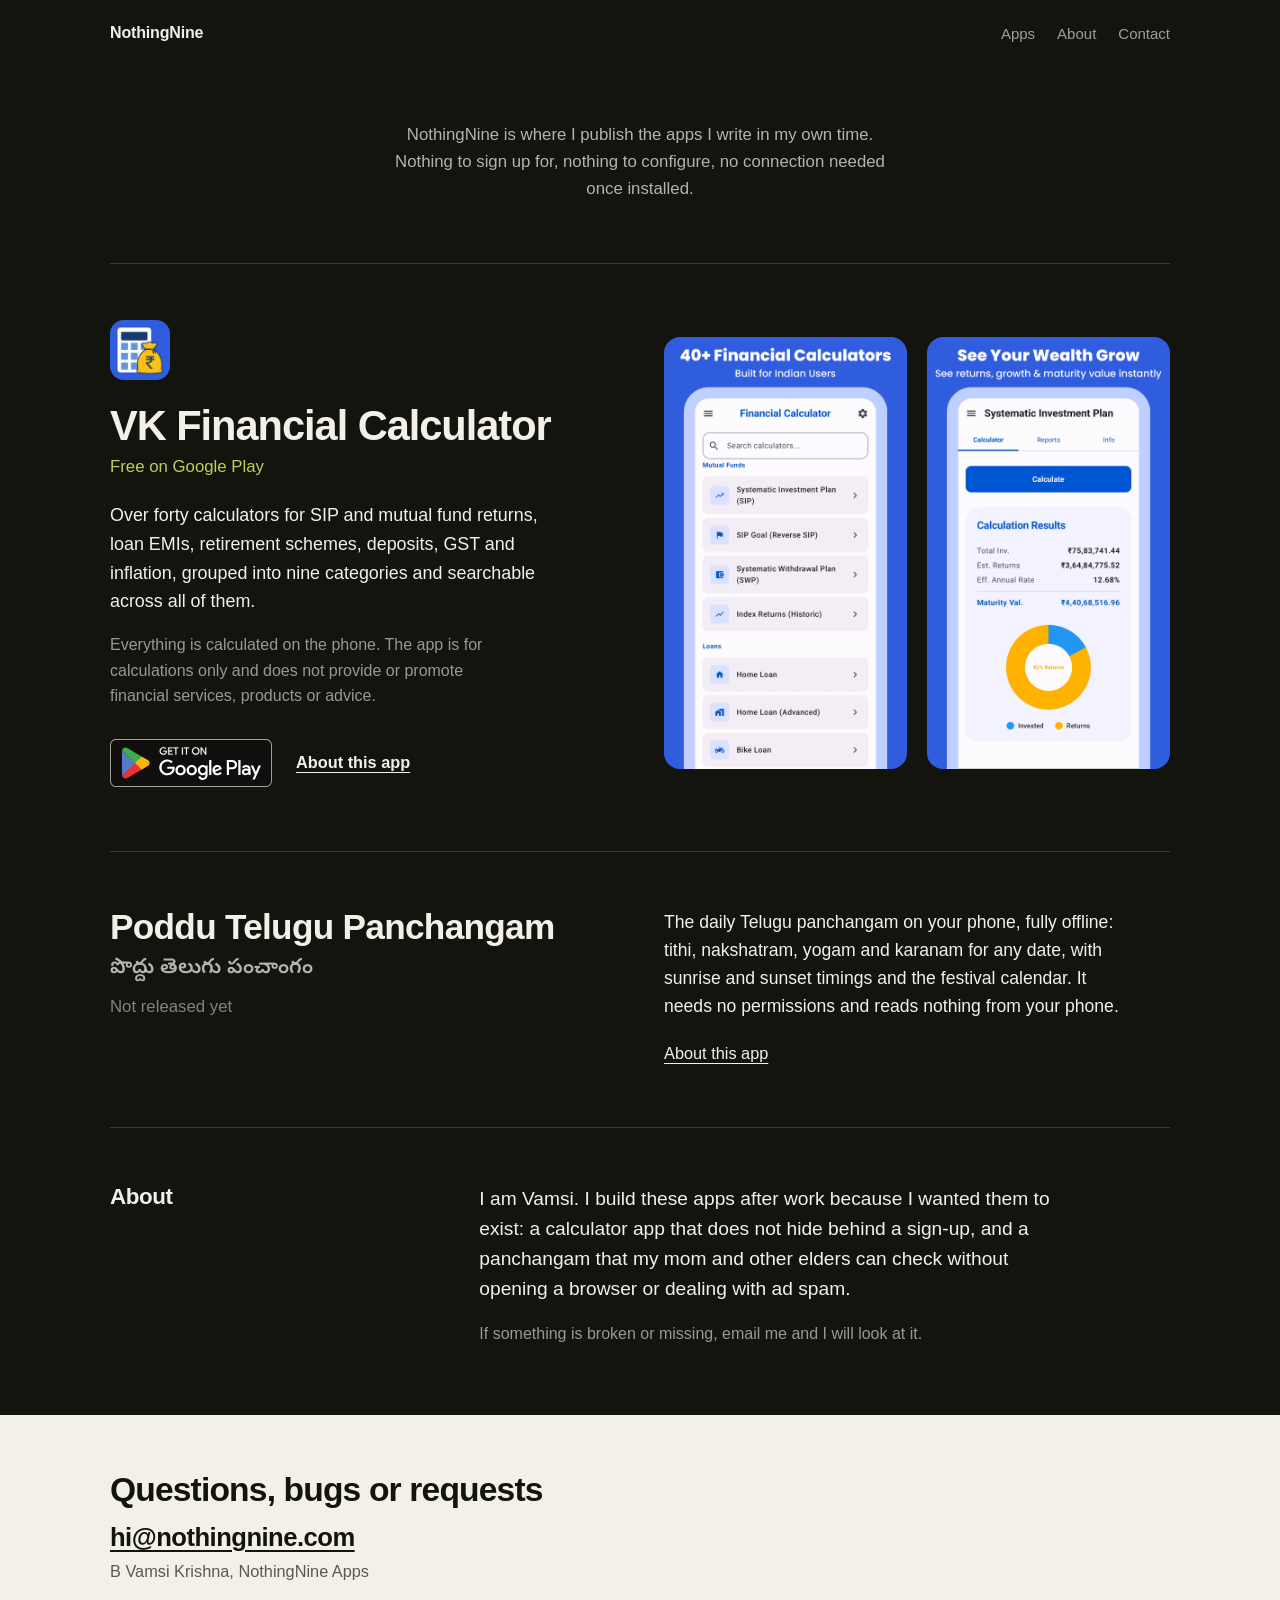
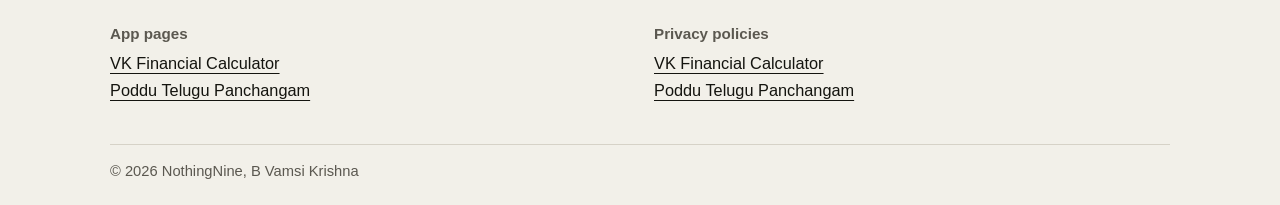
<file: index.html>
<!DOCTYPE html>
<html lang="en">

<head>
    <meta charset="UTF-8">
    <meta name="viewport" content="width=device-width, initial-scale=1.0">
    <meta name="description"
        content="NothingNine is where B Vamsi Krishna publishes the Android apps he writes in his own time: VK Financial Calculator and Poddu Telugu Panchangam.">
    <title>NothingNine</title>
    <link rel="preconnect" href="https://fonts.googleapis.com">
    <link rel="preconnect" href="https://fonts.gstatic.com" crossorigin>
    <link href="https://fonts.googleapis.com/css2?family=Noto+Sans+Telugu:wght@400;600&display=swap" rel="stylesheet">
    <link rel="stylesheet" href="styles.css">
</head>

<body class="theme-ink">
    <div class="shell">
        <header class="site-header">
            <a href="#top" class="wordmark">NothingNine</a>
            <nav class="site-nav" aria-label="Primary navigation">
                <a href="#apps">Apps</a>
                <a href="#about">About</a>
                <a href="#contact">Contact</a>
            </nav>
        </header>

        <h1 class="visually-hidden">NothingNine</h1>

        <section class="intro" id="top">
            <p>NothingNine is where I publish the apps I write in my own time. Nothing to sign up for, nothing to
                configure, no connection needed once installed.</p>
        </section>

        <section id="apps" aria-label="Apps">
            <article class="app-listing section-ruled" id="vk-financial-calculator">
                <div>
                    <img class="app-listing-icon" src="assets/vk_fin_cal/vk_finacial_calculator_icon.png"
                        alt="VK Financial Calculator icon" width="1024" height="1024">
                    <h2>VK Financial Calculator</h2>
                    <p class="availability">Free on Google Play</p>
                    <p class="app-listing-lead">Over forty calculators for SIP and mutual fund returns, loan EMIs,
                        retirement schemes, deposits, GST and inflation, grouped into nine categories and searchable
                        across all of them.</p>
                    <p class="app-listing-note">Everything is calculated on the phone. The app is for calculations only
                        and does not provide or promote financial services, products or advice.</p>
                    <div class="action-row">
                        <a href="https://play.google.com/store/apps/details?id=com.nothingnine.financecalculator&amp;hl=en_IN"
                            aria-label="Get VK Financial Calculator on Google Play">
                            <img src="assets/play_store_badge.svg" alt="Get it on Google Play" width="162" height="48">
                        </a>
                        <a href="vkfincalc.html">About this app</a>
                    </div>
                </div>
                <div class="app-listing-shots">
                    <img src="assets/vk_fin_cal/app_screenshots/playstore_screenshot_1.png" alt="Calculator categories"
                        width="1080" height="1920" loading="lazy">
                    <img src="assets/vk_fin_cal/app_screenshots/playstore_screenshot_6.png"
                        alt="An SIP estimate with a growth chart" width="1080" height="1920" loading="lazy">
                </div>
            </article>

            <article class="app-listing app-listing-top app-listing-secondary section-ruled" id="poddu-telugu-panchangam">
                <div>
                    <h2>Poddu Telugu Panchangam</h2>
                    <p class="telugu-title" lang="te">పొద్దు తెలుగు పంచాంగం</p>
                    <p class="availability availability-pending">Not released yet</p>
                </div>
                <div>
                    <p class="app-listing-body">The daily Telugu panchangam on your phone, fully offline: tithi,
                        nakshatram, yogam and karanam for any date, with sunrise and sunset timings and the festival
                        calendar. It needs no permissions and reads nothing from your phone.</p>
                    <p class="app-listing-more"><a href="telugu-panchangam.html">About this app</a></p>
                </div>
            </article>
        </section>

        <section class="about section-ruled" id="about" aria-labelledby="about-title">
            <h2 id="about-title">About</h2>
            <div class="about-body">
                <p>I am Vamsi. I build these apps after work because I wanted them to exist: a calculator app that does
                    not hide behind a sign-up, and a panchangam that my mom and other elders can check without opening a
                    browser or dealing with ad spam.</p>
                <p>If something is broken or missing, email me and I will look at it.</p>
            </div>
        </section>
    </div>

    <footer class="site-footer" id="contact">
        <div class="shell">
            <h2>Questions, bugs or requests</h2>
            <p class="footer-email"><a href="mailto:hi@nothingnine.com">hi@nothingnine.com</a></p>
            <p class="footer-byline">B Vamsi Krishna, NothingNine Apps</p>

            <div class="footer-links">
                <div>
                    <h3>App pages</h3>
                    <p>
                        <a href="vkfincalc.html">VK Financial Calculator</a>
                        <a href="telugu-panchangam.html">Poddu Telugu Panchangam</a>
                    </p>
                </div>
                <div>
                    <h3>Privacy policies</h3>
                    <p>
                        <a href="vkfincalc-privacy.html">VK Financial Calculator</a>
                        <a href="telugu-panchangam-privacy.html">Poddu Telugu Panchangam</a>
                    </p>
                </div>
            </div>

            <p class="footer-legal">&copy; 2026 NothingNine, B Vamsi Krishna</p>
        </div>
    </footer>
</body>

</html>
</file>
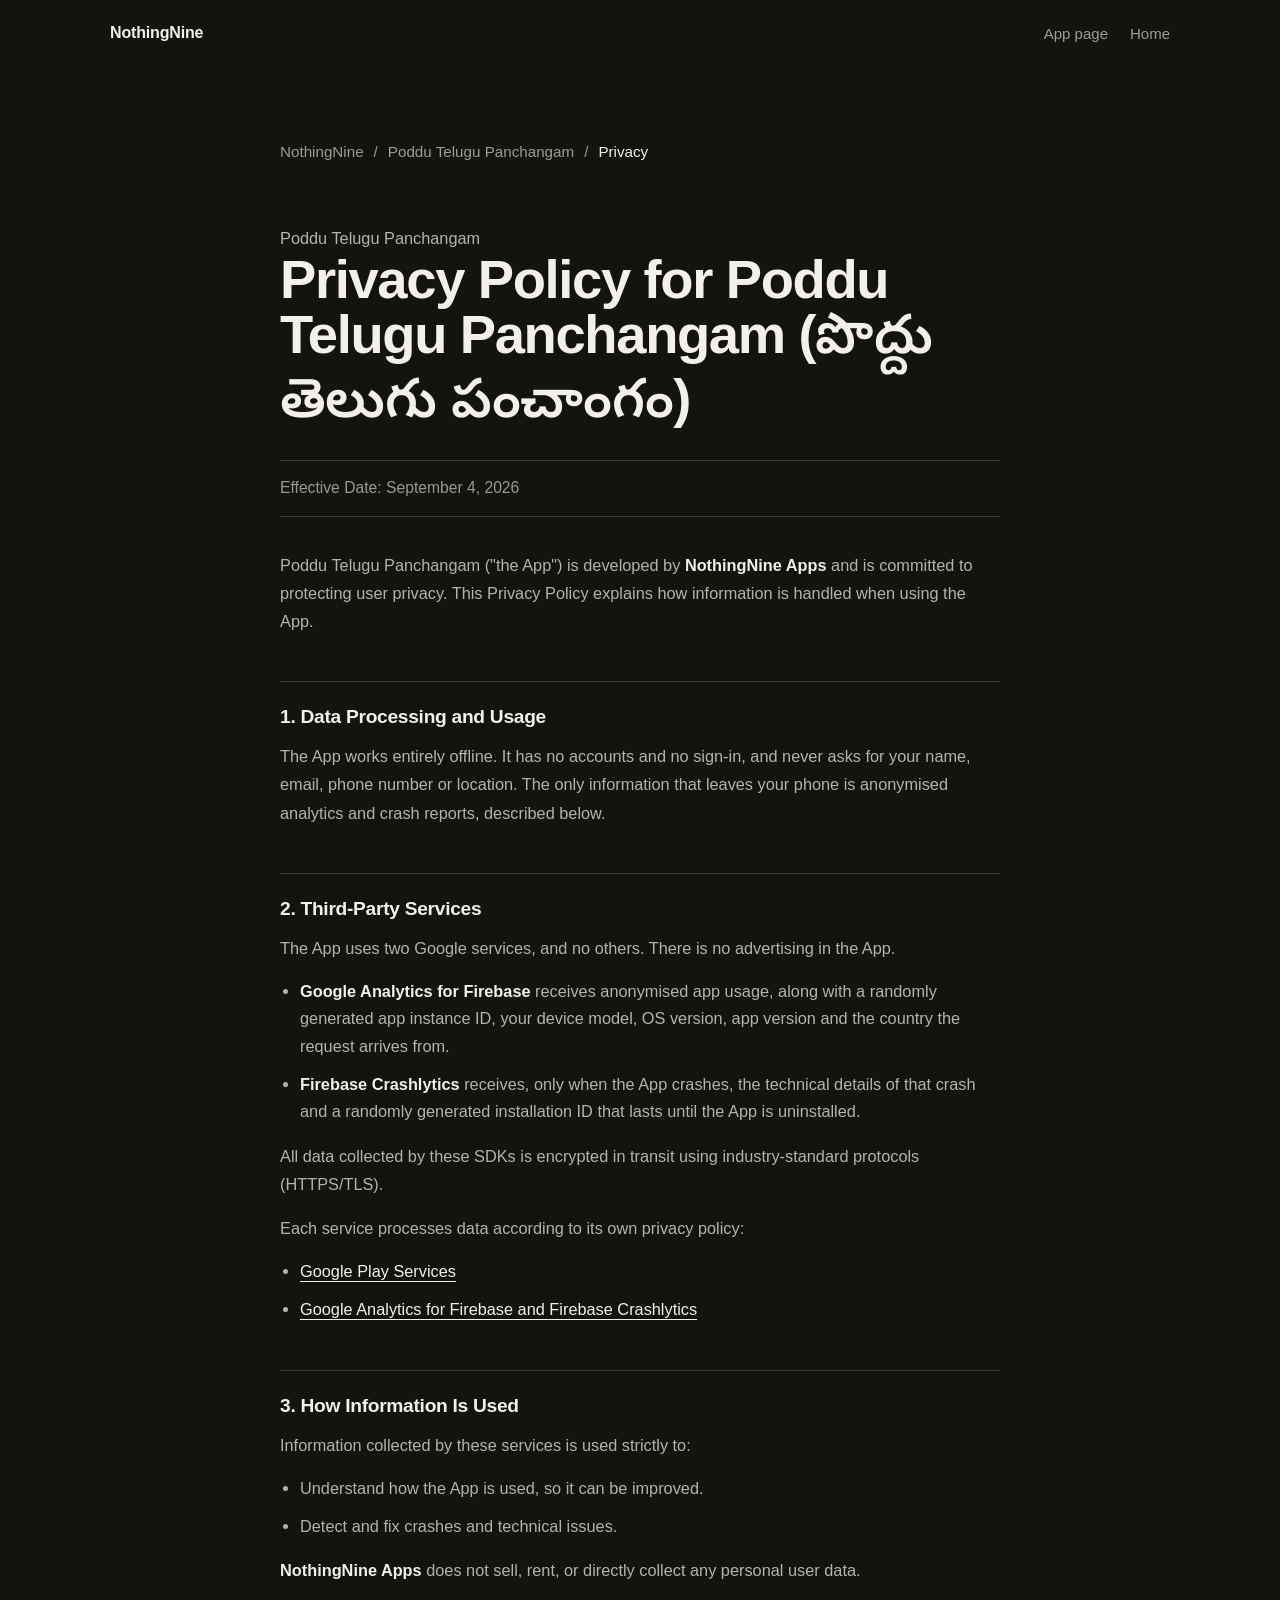
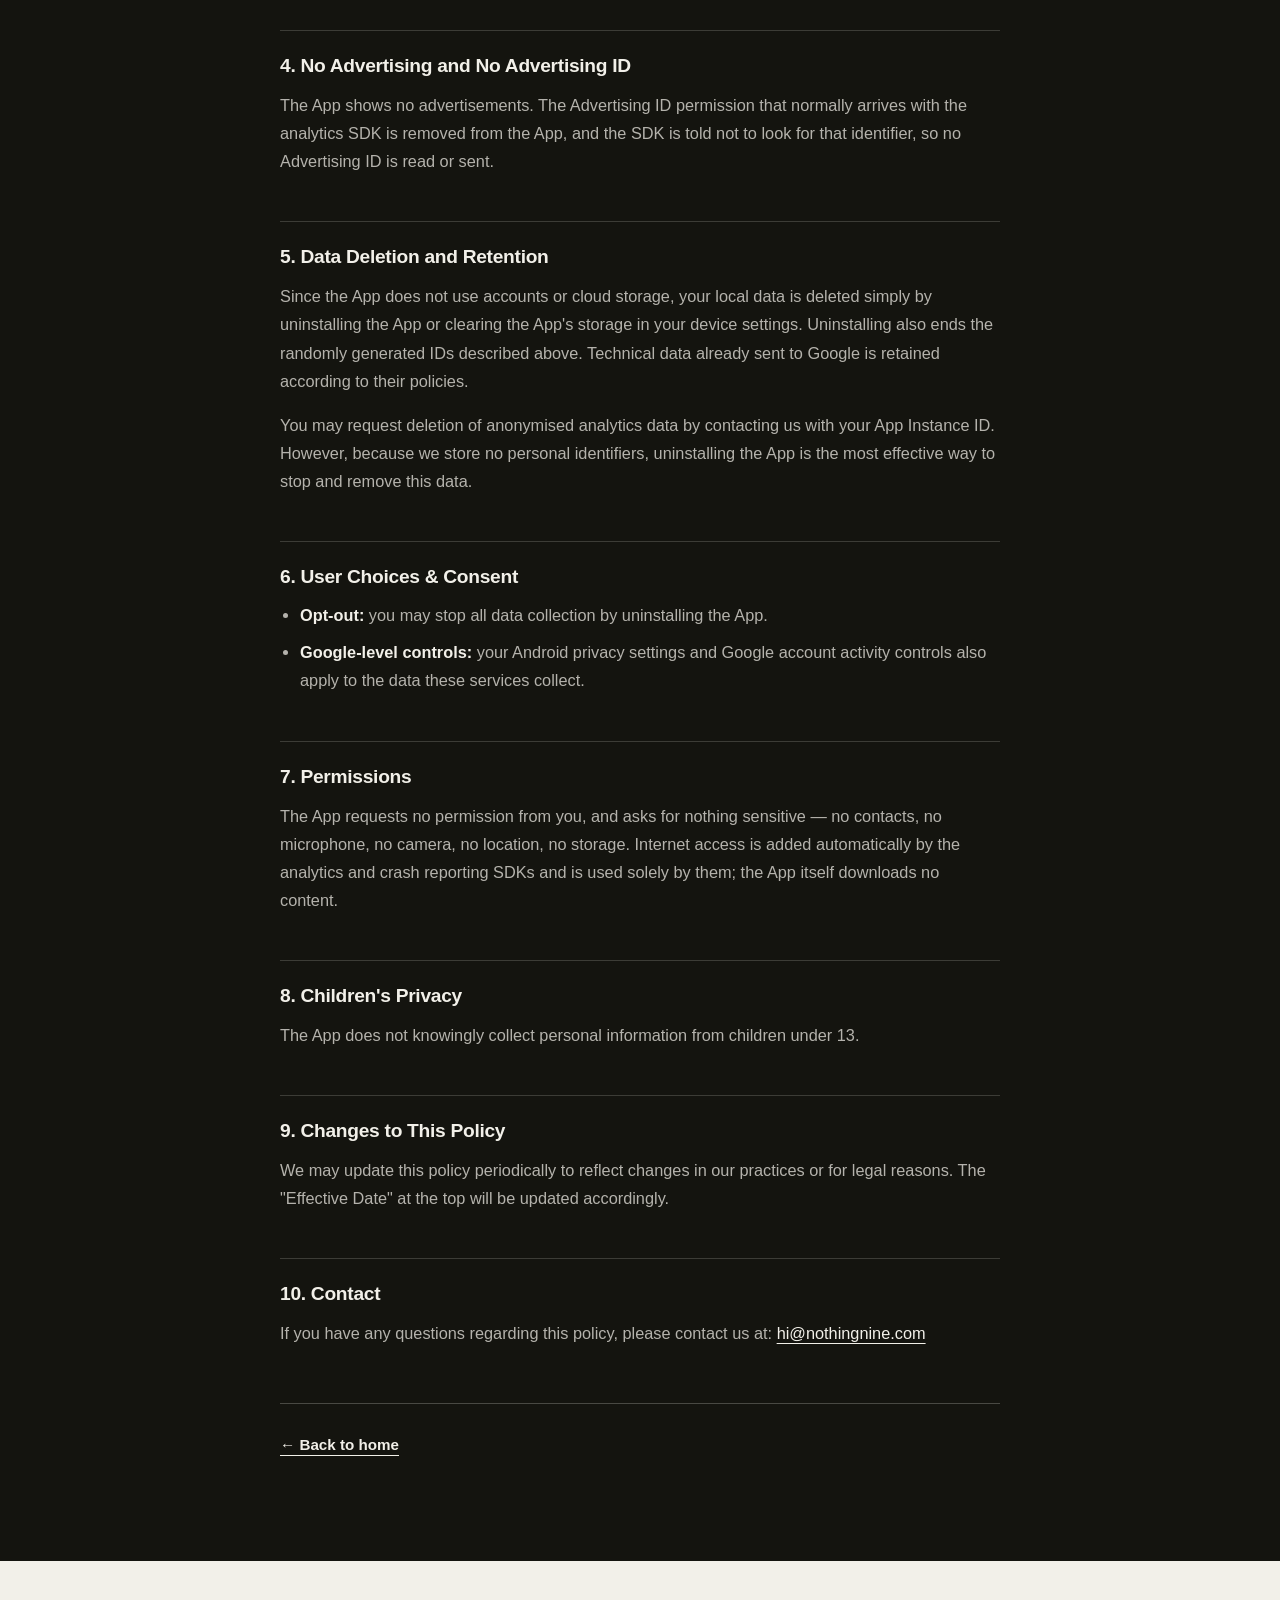
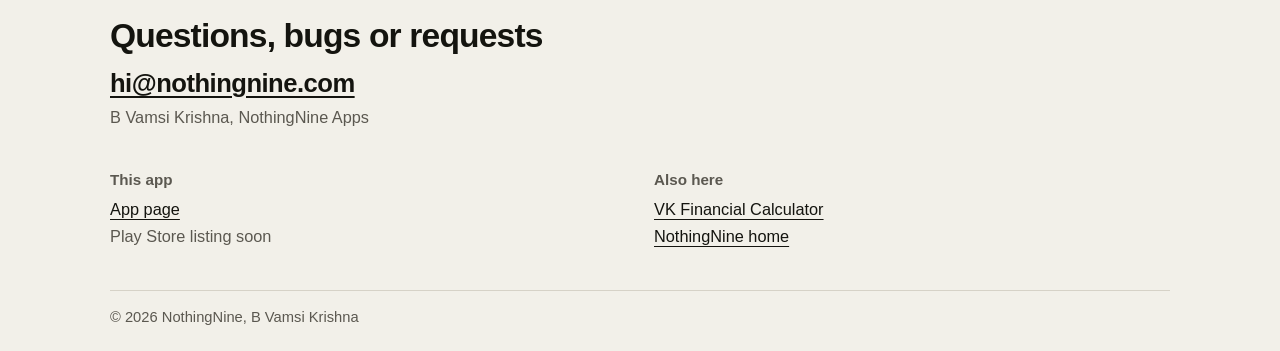
<file: telugu-panchangam-privacy.html>
<!DOCTYPE html>
<html lang="en">

<head>
    <meta charset="UTF-8">
    <meta name="viewport" content="width=device-width, initial-scale=1.0">
    <title>Privacy Policy - Poddu Telugu Panchangam</title>
    <meta name="description" content="Privacy policy for the Poddu Telugu Panchangam Android app.">
    <link rel="preconnect" href="https://fonts.googleapis.com">
    <link rel="preconnect" href="https://fonts.gstatic.com" crossorigin>
    <link href="https://fonts.googleapis.com/css2?family=Noto+Sans+Telugu:wght@400;600&display=swap" rel="stylesheet">
    <link rel="stylesheet" href="styles.css">
</head>

<body class="theme-ink">
    <div class="shell">
        <header class="site-header">
            <a href="index.html" class="wordmark">NothingNine</a>
            <nav class="site-nav" aria-label="Primary navigation">
                <a href="telugu-panchangam.html">App page</a>
                <a href="index.html">Home</a>
            </nav>
        </header>
    </div>

    <main class="policy-main" id="top">
        <article class="policy">
            <nav class="breadcrumb" aria-label="Breadcrumb">
                <a href="index.html">NothingNine</a>
                <span>/</span>
                <a href="telugu-panchangam.html">Poddu Telugu Panchangam</a>
                <span>/</span><span class="current">Privacy</span>
            </nav>

            <p class="policy-eyebrow">Poddu Telugu Panchangam</p>
            <h1 class="policy-title-long">Privacy Policy for Poddu Telugu Panchangam (<span class="telugu-inline"
                    lang="te">పొద్దు తెలుగు పంచాంగం</span>)</h1>
            <p class="effective-date"><strong>Effective Date:</strong> September 4, 2026</p>

            <p class="policy-intro">Poddu Telugu Panchangam ("the App") is developed by <strong>NothingNine Apps</strong>
                and is committed to protecting user privacy. This Privacy Policy explains how information is handled
                when using the App.</p>

            <h2>1. Data Processing and Usage</h2>
            <p>The App works entirely offline. It has no accounts and no sign-in, and never asks for your name, email,
                phone number or location. The only information that leaves your phone is anonymised analytics and crash
                reports, described below.</p>

            <h2>2. Third-Party Services</h2>
            <p>The App uses two Google services, and no others. There is no advertising in the App.</p>
            <ul>
                <li><strong>Google Analytics for Firebase</strong> receives anonymised app usage, along with a randomly
                    generated app instance ID, your device model, OS version, app version and the country the request
                    arrives from.</li>
                <li><strong>Firebase Crashlytics</strong> receives, only when the App crashes, the technical details of
                    that crash and a randomly generated installation ID that lasts until the App is uninstalled.</li>
            </ul>
            <p>All data collected by these SDKs is encrypted in transit using industry-standard protocols
                (HTTPS/TLS).</p>
            <p>Each service processes data according to its own privacy policy:</p>
            <ul>
                <li><a href="https://www.google.com/policies/privacy/" target="_blank" rel="noopener noreferrer">Google
                        Play Services</a></li>
                <li><a href="https://firebase.google.com/support/privacy" target="_blank" rel="noopener noreferrer">Google
                        Analytics for Firebase and Firebase Crashlytics</a></li>
            </ul>

            <h2>3. How Information Is Used</h2>
            <p>Information collected by these services is used strictly to:</p>
            <ul>
                <li>Understand how the App is used, so it can be improved.</li>
                <li>Detect and fix crashes and technical issues.</li>
            </ul>
            <p><strong>NothingNine Apps</strong> does not sell, rent, or directly collect any personal user data.</p>

            <h2>4. No Advertising and No Advertising ID</h2>
            <p>The App shows no advertisements. The Advertising ID permission that normally arrives with the analytics
                SDK is removed from the App, and the SDK is told not to look for that identifier, so no Advertising ID
                is read or sent.</p>

            <h2>5. Data Deletion and Retention</h2>
            <p>Since the App does not use accounts or cloud storage, your local data is deleted simply by uninstalling
                the App or clearing the App's storage in your device settings. Uninstalling also ends the randomly
                generated IDs described above. Technical data already sent to Google is retained according to their
                policies.</p>
            <p>You may request deletion of anonymised analytics data by contacting us with your App Instance ID.
                However, because we store no personal identifiers, uninstalling the App is the most effective way to
                stop and remove this data.</p>

            <h2>6. User Choices &amp; Consent</h2>
            <ul>
                <li><strong>Opt-out:</strong> you may stop all data collection by uninstalling the App.</li>
                <li><strong>Google-level controls:</strong> your Android privacy settings and Google account activity
                    controls also apply to the data these services collect.</li>
            </ul>

            <h2>7. Permissions</h2>
            <p>The App requests no permission from you, and asks for nothing sensitive — no contacts, no microphone, no
                camera, no location, no storage. Internet access is added automatically by the analytics and crash
                reporting SDKs and is used solely by them; the App itself downloads no content.</p>

            <h2>8. Children's Privacy</h2>
            <p>The App does not knowingly collect personal information from children under 13.</p>

            <h2>9. Changes to This Policy</h2>
            <p>We may update this policy periodically to reflect changes in our practices or for legal reasons. The
                "Effective Date" at the top will be updated accordingly.</p>

            <h2>10. Contact</h2>
            <p>If you have any questions regarding this policy, please contact us at: <a
                    href="mailto:hi@nothingnine.com">hi@nothingnine.com</a></p>

            <p class="back-link"><a href="index.html">&larr; Back to home</a></p>
        </article>
    </main>

    <footer class="site-footer">
        <div class="shell">
            <h2>Questions, bugs or requests</h2>
            <p class="footer-email"><a href="mailto:hi@nothingnine.com">hi@nothingnine.com</a></p>
            <p class="footer-byline">B Vamsi Krishna, NothingNine Apps</p>

            <div class="footer-links">
                <div>
                    <h3>This app</h3>
                    <p>
                        <a href="telugu-panchangam.html">App page</a>
                        <span>Play Store listing soon</span>
                    </p>
                </div>
                <div>
                    <h3>Also here</h3>
                    <p>
                        <a href="vkfincalc.html">VK Financial Calculator</a>
                        <a href="index.html">NothingNine home</a>
                    </p>
                </div>
            </div>

            <p class="footer-legal">&copy; 2026 NothingNine, B Vamsi Krishna</p>
        </div>
    </footer>
</body>

</html>
</file>
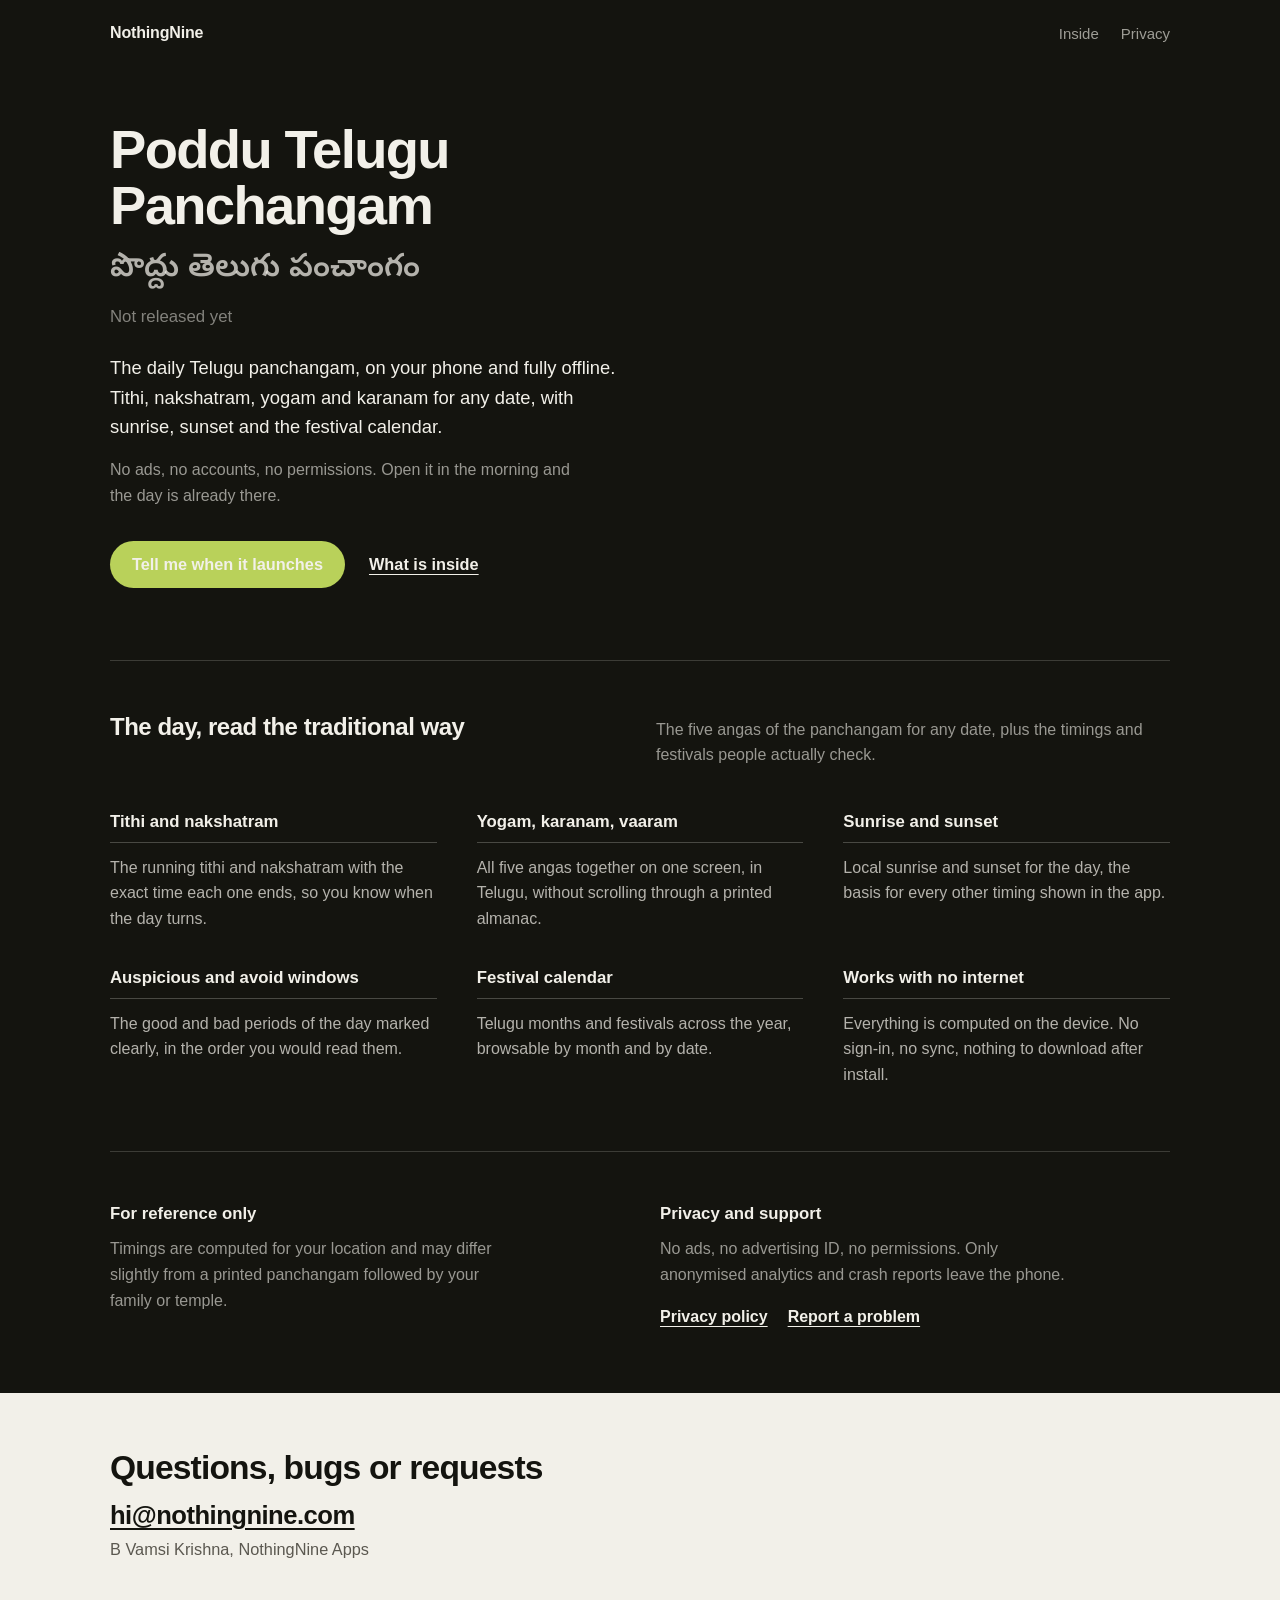
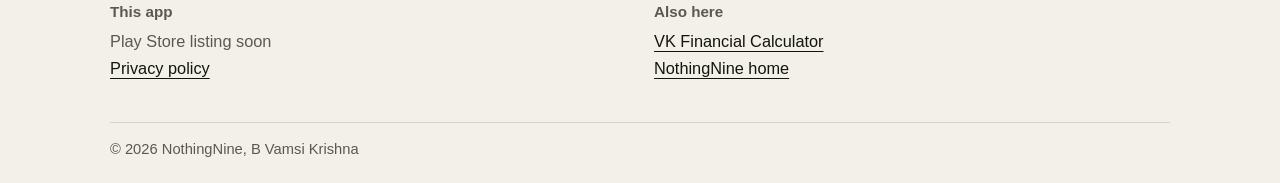
<file: telugu-panchangam.html>
<!DOCTYPE html>
<html lang="en">

<head>
    <meta charset="UTF-8">
    <meta name="viewport" content="width=device-width, initial-scale=1.0">
    <meta name="description"
        content="Poddu Telugu Panchangam: the daily Telugu panchangam on your phone and fully offline. Tithi, nakshatram, yogam, karanam, sunrise and sunset, and the festival calendar.">
    <title>Poddu Telugu Panchangam</title>
    <link rel="preconnect" href="https://fonts.googleapis.com">
    <link rel="preconnect" href="https://fonts.gstatic.com" crossorigin>
    <link href="https://fonts.googleapis.com/css2?family=Noto+Sans+Telugu:wght@400;600&display=swap" rel="stylesheet">
    <link rel="stylesheet" href="styles.css">
</head>

<body class="theme-ink">
    <div class="shell">
        <header class="site-header">
            <a href="index.html" class="wordmark">NothingNine</a>
            <nav class="site-nav" aria-label="Primary navigation">
                <a href="#inside">Inside</a>
                <a href="telugu-panchangam-privacy.html">Privacy</a>
            </nav>
        </header>

        <section class="app-hero app-hero-stacked" id="top">
            <h1>Poddu Telugu Panchangam</h1>
            <p class="telugu-title" lang="te">పొద్దు తెలుగు పంచాంగం</p>
            <p class="availability availability-pending">Not released yet</p>
            <p class="app-hero-lead">The daily Telugu panchangam, on your phone and fully offline. Tithi, nakshatram,
                yogam and karanam for any date, with sunrise, sunset and the festival calendar.</p>
            <p class="app-hero-note">No ads, no accounts, no permissions. Open it in the morning and the day is already
                there.</p>
            <div class="action-row">
                <a class="pill" href="mailto:hi@nothingnine.com?subject=Tell%20me%20when%20Poddu%20launches">Tell me
                    when it launches</a>
                <a href="#inside">What is inside</a>
            </div>
        </section>

        <section class="app-section section-ruled" id="inside" aria-labelledby="inside-title">
            <div class="section-head">
                <h2 id="inside-title">The day, read the traditional way</h2>
                <p>The five angas of the panchangam for any date, plus the timings and festivals people actually
                    check.</p>
            </div>

            <div class="feature-grid">
                <div>
                    <h3>Tithi and nakshatram</h3>
                    <p>The running tithi and nakshatram with the exact time each one ends, so you know when the day
                        turns.</p>
                </div>
                <div>
                    <h3>Yogam, karanam, vaaram</h3>
                    <p>All five angas together on one screen, in Telugu, without scrolling through a printed
                        almanac.</p>
                </div>
                <div>
                    <h3>Sunrise and sunset</h3>
                    <p>Local sunrise and sunset for the day, the basis for every other timing shown in the app.</p>
                </div>
                <div>
                    <h3>Auspicious and avoid windows</h3>
                    <p>The good and bad periods of the day marked clearly, in the order you would read them.</p>
                </div>
                <div>
                    <h3>Festival calendar</h3>
                    <p>Telugu months and festivals across the year, browsable by month and by date.</p>
                </div>
                <div>
                    <h3>Works with no internet</h3>
                    <p>Everything is computed on the device. No sign-in, no sync, nothing to download after install.</p>
                </div>
            </div>
        </section>

        <section class="app-section section-ruled note-grid" aria-label="Notes">
            <div>
                <h3>For reference only</h3>
                <p>Timings are computed for your location and may differ slightly from a printed panchangam followed by
                    your family or temple.</p>
            </div>
            <div>
                <h3>Privacy and support</h3>
                <p>No ads, no advertising ID, no permissions. Only anonymised analytics and crash reports leave the
                    phone.</p>
                <p class="link-row">
                    <a href="telugu-panchangam-privacy.html">Privacy policy</a>
                    <a href="mailto:hi@nothingnine.com">Report a problem</a>
                </p>
            </div>
        </section>
    </div>

    <footer class="site-footer">
        <div class="shell">
            <h2>Questions, bugs or requests</h2>
            <p class="footer-email"><a href="mailto:hi@nothingnine.com">hi@nothingnine.com</a></p>
            <p class="footer-byline">B Vamsi Krishna, NothingNine Apps</p>

            <div class="footer-links">
                <div>
                    <h3>This app</h3>
                    <p>
                        <span>Play Store listing soon</span>
                        <a href="telugu-panchangam-privacy.html">Privacy policy</a>
                    </p>
                </div>
                <div>
                    <h3>Also here</h3>
                    <p>
                        <a href="vkfincalc.html">VK Financial Calculator</a>
                        <a href="index.html">NothingNine home</a>
                    </p>
                </div>
            </div>

            <p class="footer-legal">&copy; 2026 NothingNine, B Vamsi Krishna</p>
        </div>
    </footer>
</body>

</html>
</file>
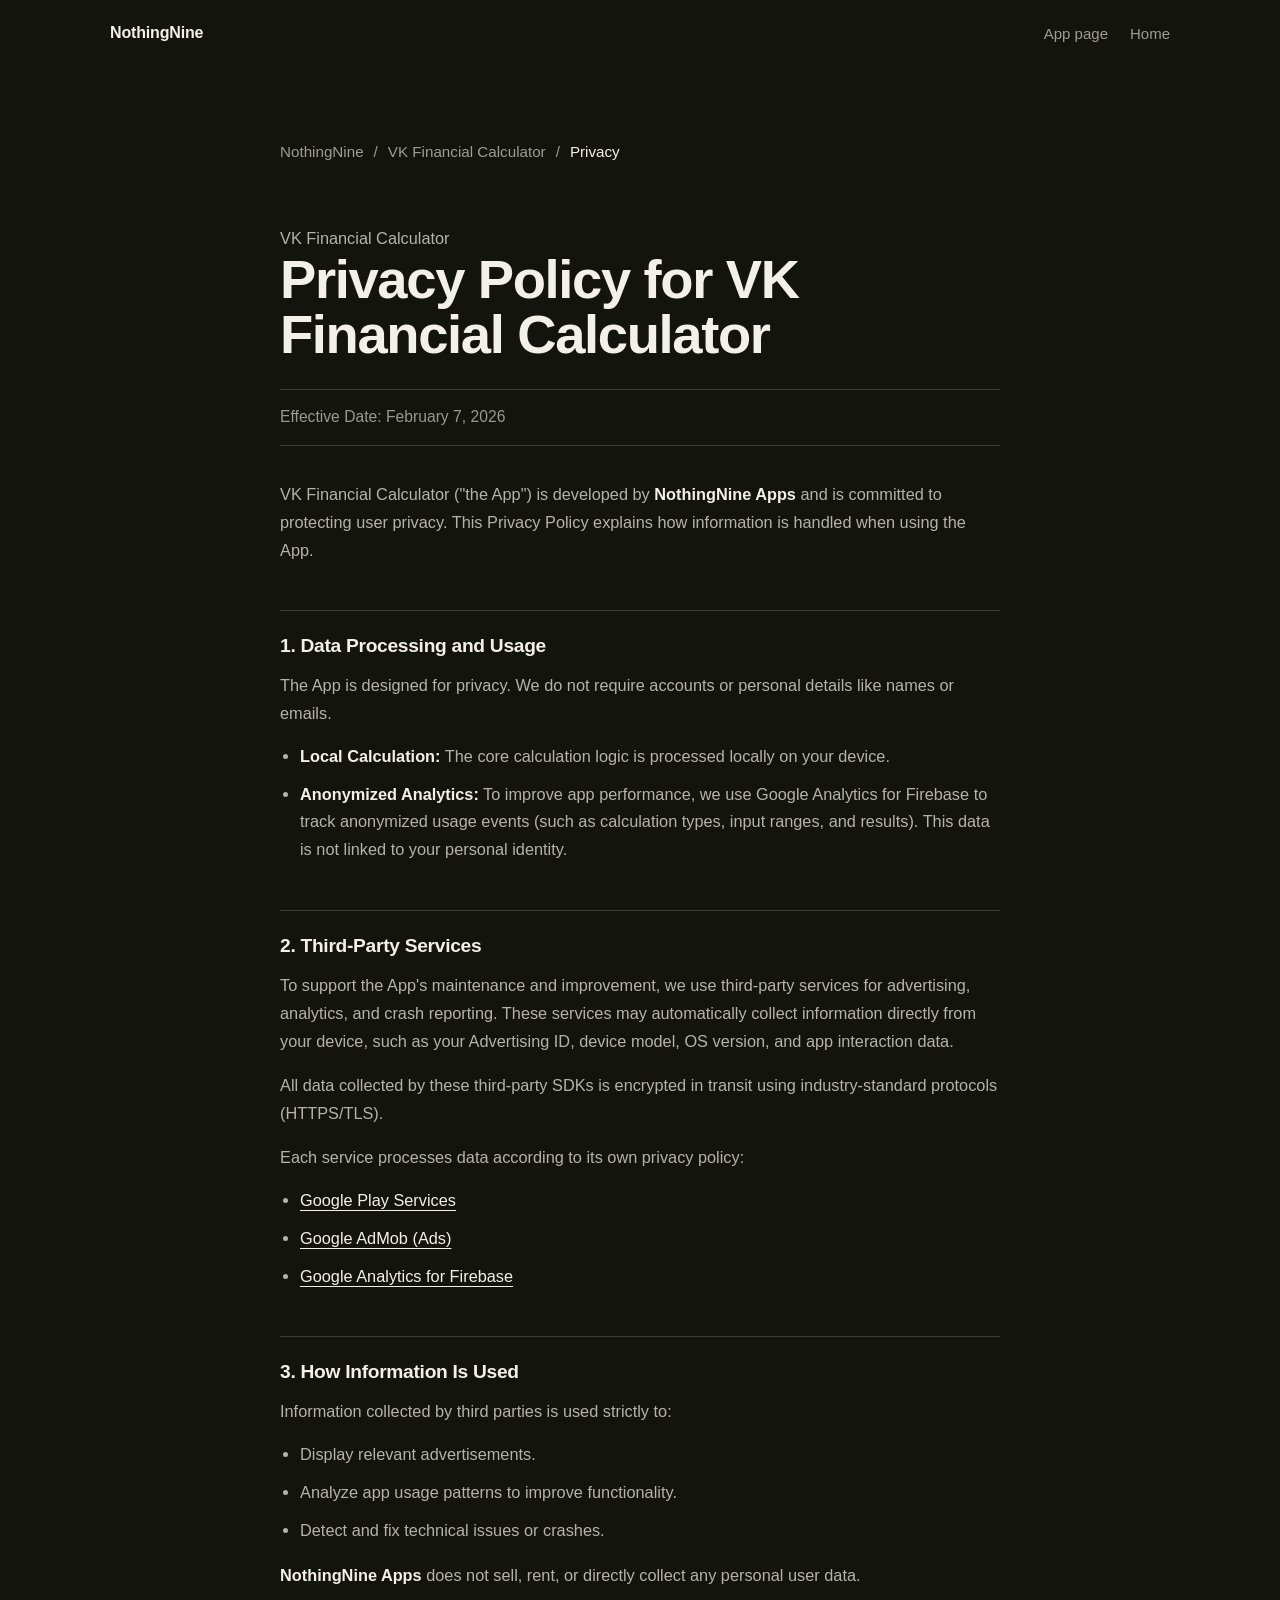
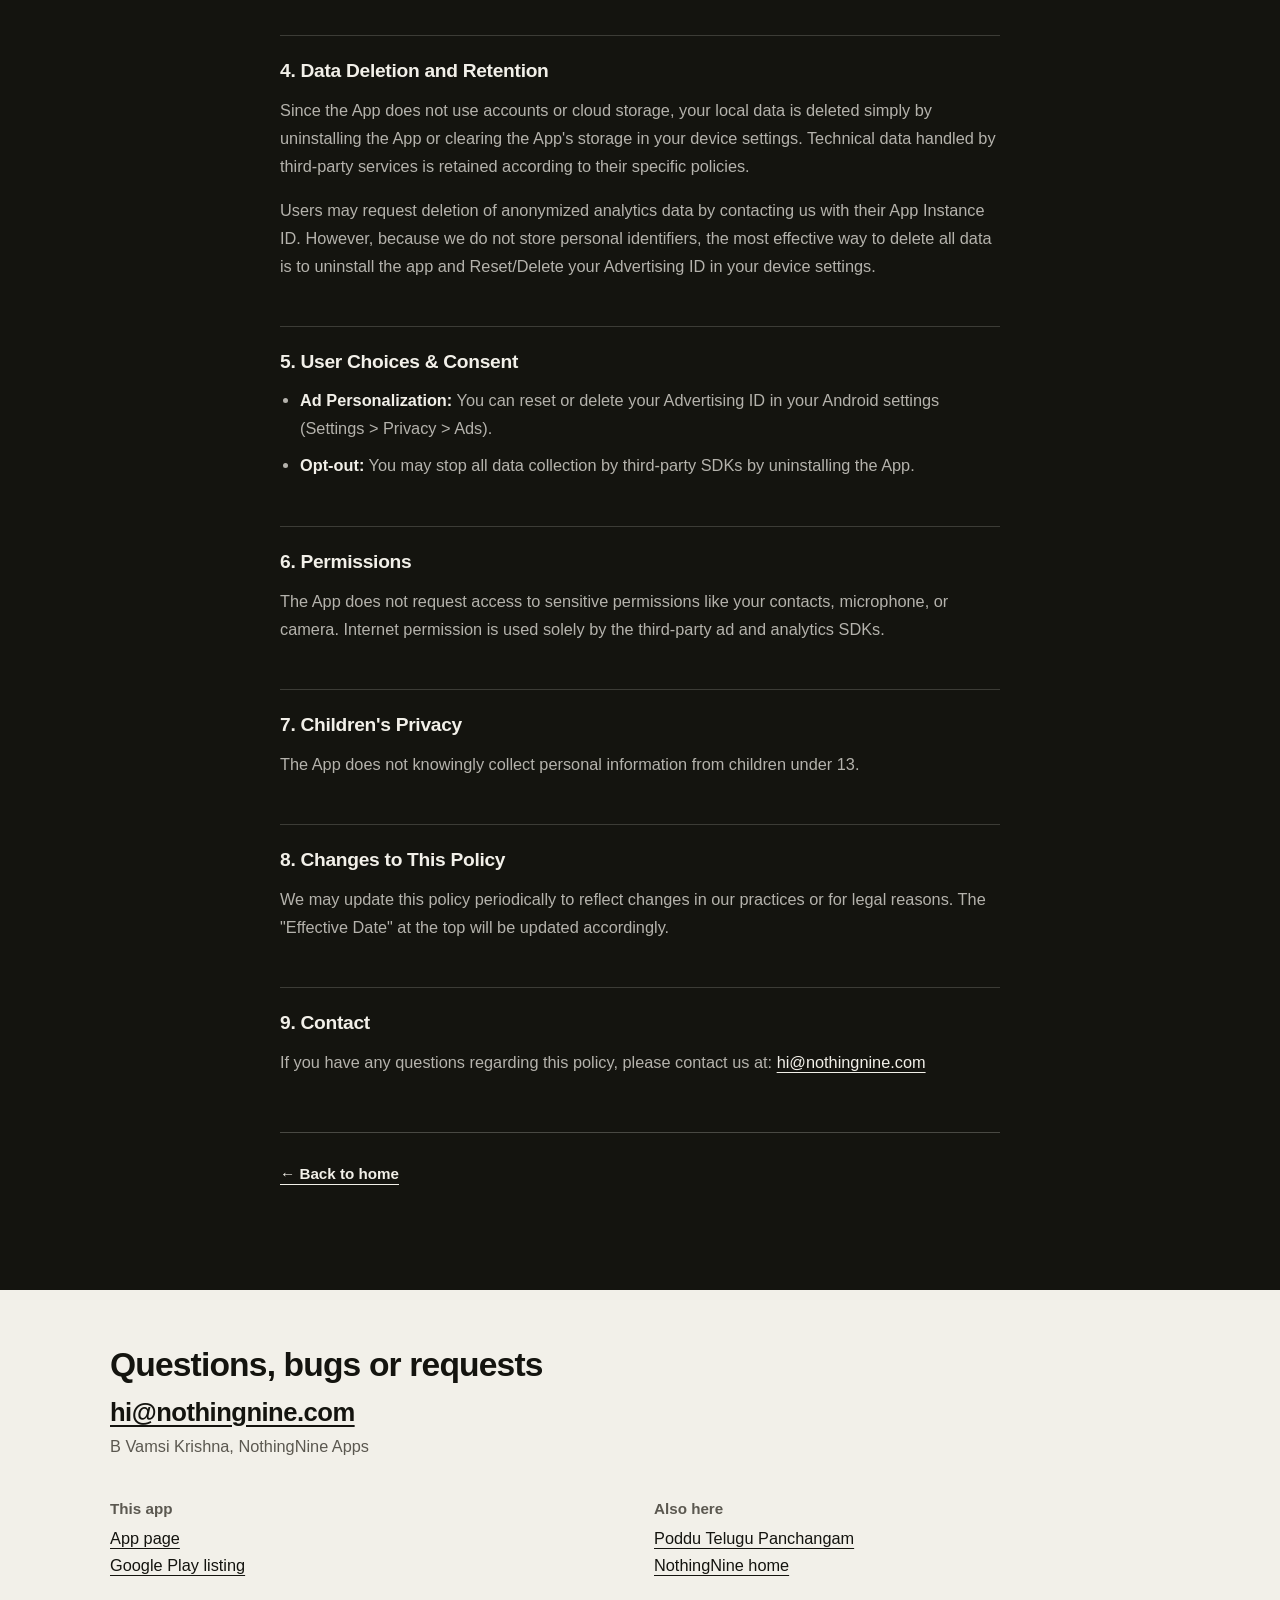
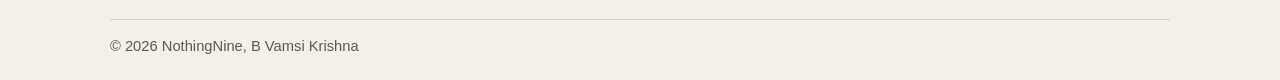
<file: vkfincalc-privacy.html>
<!DOCTYPE html>
<html lang="en">

<head>
    <meta charset="UTF-8">
    <meta name="viewport" content="width=device-width, initial-scale=1.0">
    <title>Privacy Policy - VK Financial Calculator</title>
    <meta name="description" content="Privacy policy for the VK Financial Calculator Android app.">
    <link rel="stylesheet" href="styles.css">
</head>

<body class="theme-ink">
    <div class="shell">
        <header class="site-header">
            <a href="index.html" class="wordmark">NothingNine</a>
            <nav class="site-nav" aria-label="Primary navigation">
                <a href="vkfincalc.html">App page</a>
                <a href="index.html">Home</a>
            </nav>
        </header>
    </div>

    <main class="policy-main" id="top">
        <article class="policy">
            <nav class="breadcrumb" aria-label="Breadcrumb">
                <a href="index.html">NothingNine</a>
                <span>/</span>
                <a href="vkfincalc.html">VK Financial Calculator</a>
                <span>/</span><span class="current">Privacy</span>
            </nav>

            <p class="policy-eyebrow">VK Financial Calculator</p>
            <h1>Privacy Policy for VK Financial Calculator</h1>
            <p class="effective-date"><strong>Effective Date:</strong> February 7, 2026</p>

            <p class="policy-intro">VK Financial Calculator ("the App") is developed by <strong>NothingNine Apps</strong>
                and is committed to protecting user privacy. This Privacy Policy explains how information is handled
                when using the App.</p>

            <h2>1. Data Processing and Usage</h2>
            <p>The App is designed for privacy. We do not require accounts or personal details like names or emails.</p>
            <ul>
                <li><strong>Local Calculation:</strong> The core calculation logic is processed locally on your
                    device.</li>
                <li><strong>Anonymized Analytics:</strong> To improve app performance, we use Google Analytics for
                    Firebase to track anonymized usage events (such as calculation types, input ranges, and results).
                    This data is not linked to your personal identity.</li>
            </ul>

            <h2>2. Third-Party Services</h2>
            <p>To support the App's maintenance and improvement, we use third-party services for advertising, analytics,
                and crash reporting. These services may automatically collect information directly from your device,
                such as your Advertising ID, device model, OS version, and app interaction data.</p>
            <p>All data collected by these third-party SDKs is encrypted in transit using industry-standard protocols
                (HTTPS/TLS).</p>
            <p>Each service processes data according to its own privacy policy:</p>
            <ul>
                <li><a href="https://www.google.com/policies/privacy/" target="_blank" rel="noopener noreferrer">Google
                        Play Services</a></li>
                <li><a href="https://policies.google.com/technologies/ads" target="_blank" rel="noopener noreferrer">Google
                        AdMob (Ads)</a></li>
                <li><a href="https://firebase.google.com/support/privacy" target="_blank" rel="noopener noreferrer">Google
                        Analytics for Firebase</a></li>
            </ul>

            <h2>3. How Information Is Used</h2>
            <p>Information collected by third parties is used strictly to:</p>
            <ul>
                <li>Display relevant advertisements.</li>
                <li>Analyze app usage patterns to improve functionality.</li>
                <li>Detect and fix technical issues or crashes.</li>
            </ul>
            <p><strong>NothingNine Apps</strong> does not sell, rent, or directly collect any personal user data.</p>

            <h2>4. Data Deletion and Retention</h2>
            <p>Since the App does not use accounts or cloud storage, your local data is deleted simply by uninstalling
                the App or clearing the App's storage in your device settings. Technical data handled by third-party
                services is retained according to their specific policies.</p>
            <p>Users may request deletion of anonymized analytics data by contacting us with their App Instance ID.
                However, because we do not store personal identifiers, the most effective way to delete all data is to
                uninstall the app and Reset/Delete your Advertising ID in your device settings.</p>

            <h2>5. User Choices &amp; Consent</h2>
            <ul>
                <li><strong>Ad Personalization:</strong> You can reset or delete your Advertising ID in your Android
                    settings (Settings &gt; Privacy &gt; Ads).</li>
                <li><strong>Opt-out:</strong> You may stop all data collection by third-party SDKs by uninstalling
                    the App.</li>
                <!-- <li><strong>Regional Rights:</strong> Users in certain regions (like the EU/EEA) will be presented
                    with a consent form regarding personalized advertising upon the first launch.</li> -->
            </ul>

            <h2>6. Permissions</h2>
            <p>The App does not request access to sensitive permissions like your contacts, microphone, or camera.
                Internet permission is used solely by the third-party ad and analytics SDKs.</p>

            <h2>7. Children's Privacy</h2>
            <p>The App does not knowingly collect personal information from children under 13.</p>

            <h2>8. Changes to This Policy</h2>
            <p>We may update this policy periodically to reflect changes in our practices or for legal reasons. The
                "Effective Date" at the top will be updated accordingly.</p>

            <h2>9. Contact</h2>
            <p>If you have any questions regarding this policy, please contact us at: <a
                    href="mailto:hi@nothingnine.com">hi@nothingnine.com</a></p>

            <p class="back-link"><a href="index.html">&larr; Back to home</a></p>
        </article>
    </main>

    <footer class="site-footer">
        <div class="shell">
            <h2>Questions, bugs or requests</h2>
            <p class="footer-email"><a href="mailto:hi@nothingnine.com">hi@nothingnine.com</a></p>
            <p class="footer-byline">B Vamsi Krishna, NothingNine Apps</p>

            <div class="footer-links">
                <div>
                    <h3>This app</h3>
                    <p>
                        <a href="vkfincalc.html">App page</a>
                        <a href="https://play.google.com/store/apps/details?id=com.nothingnine.financecalculator&amp;hl=en_IN">Google
                            Play listing</a>
                    </p>
                </div>
                <div>
                    <h3>Also here</h3>
                    <p>
                        <a href="telugu-panchangam.html">Poddu Telugu Panchangam</a>
                        <a href="index.html">NothingNine home</a>
                    </p>
                </div>
            </div>

            <p class="footer-legal">&copy; 2026 NothingNine, B Vamsi Krishna</p>
        </div>
    </footer>
</body>

</html>
</file>
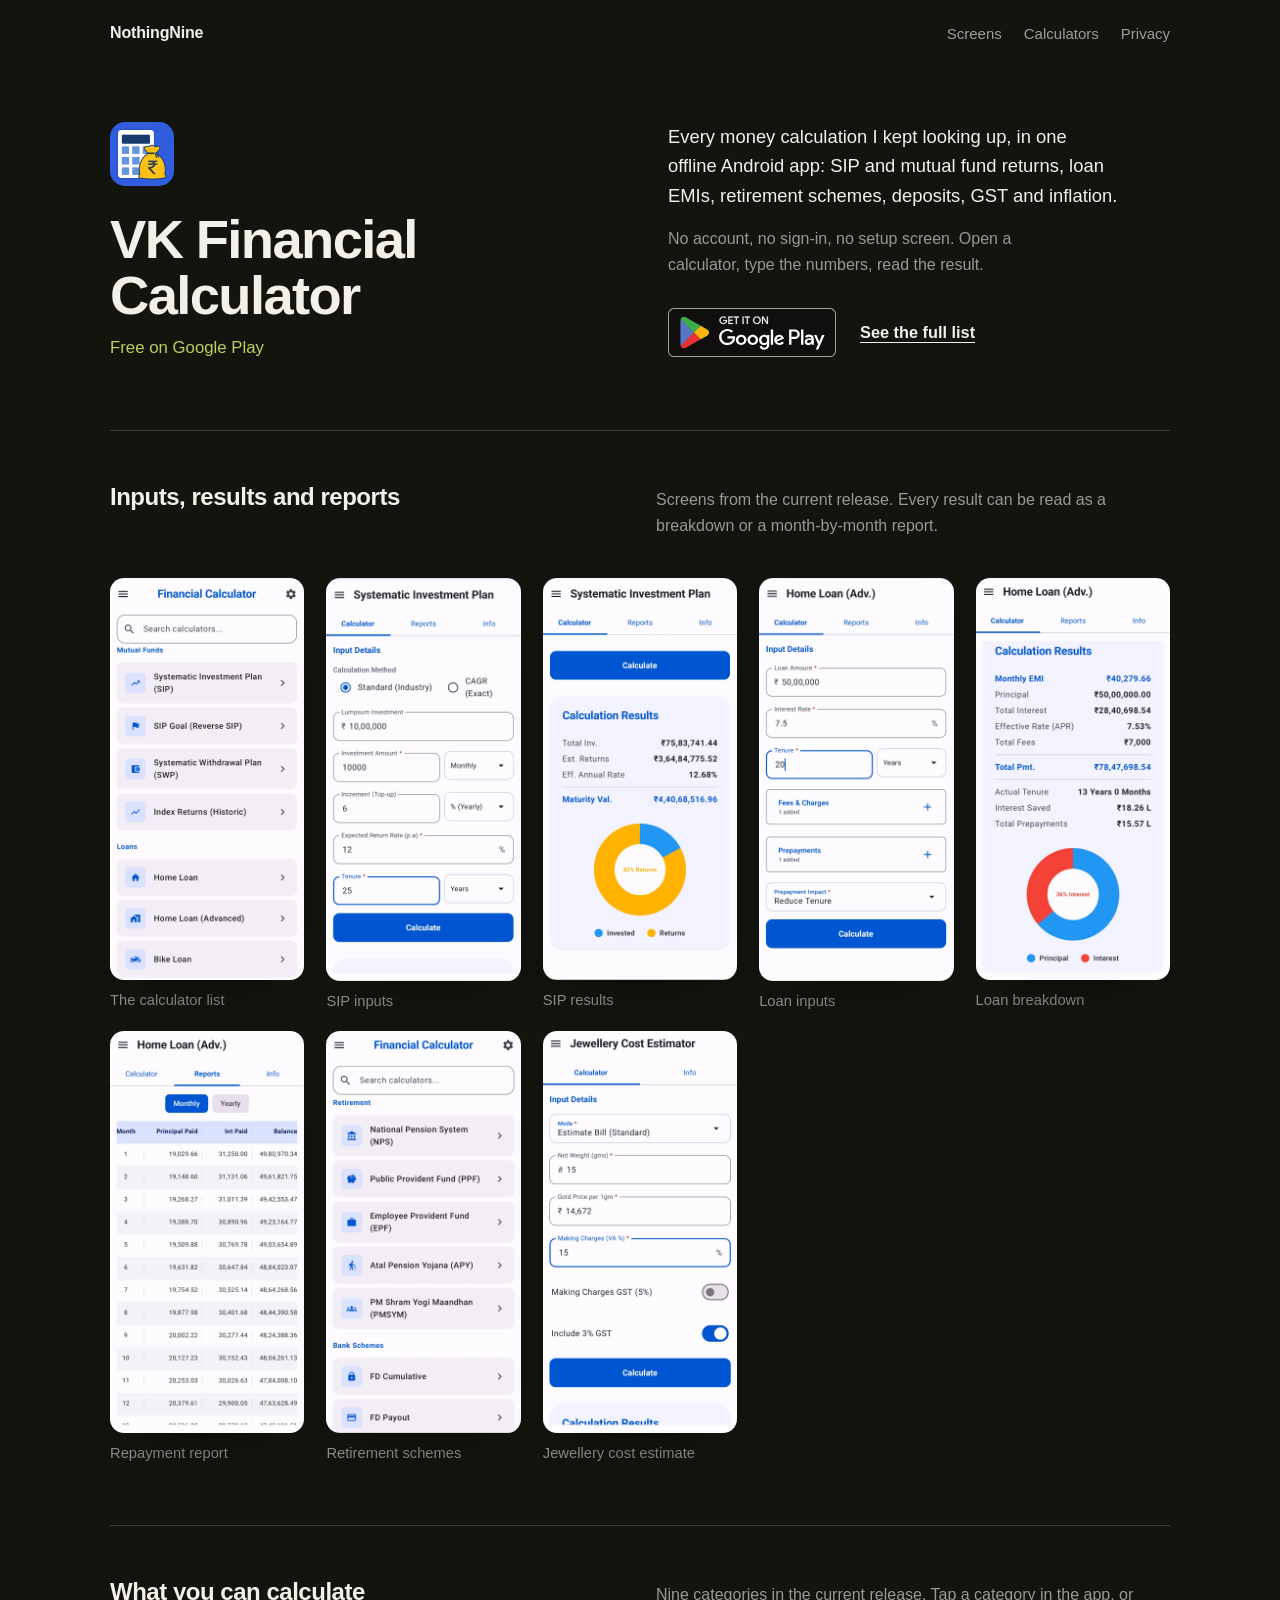
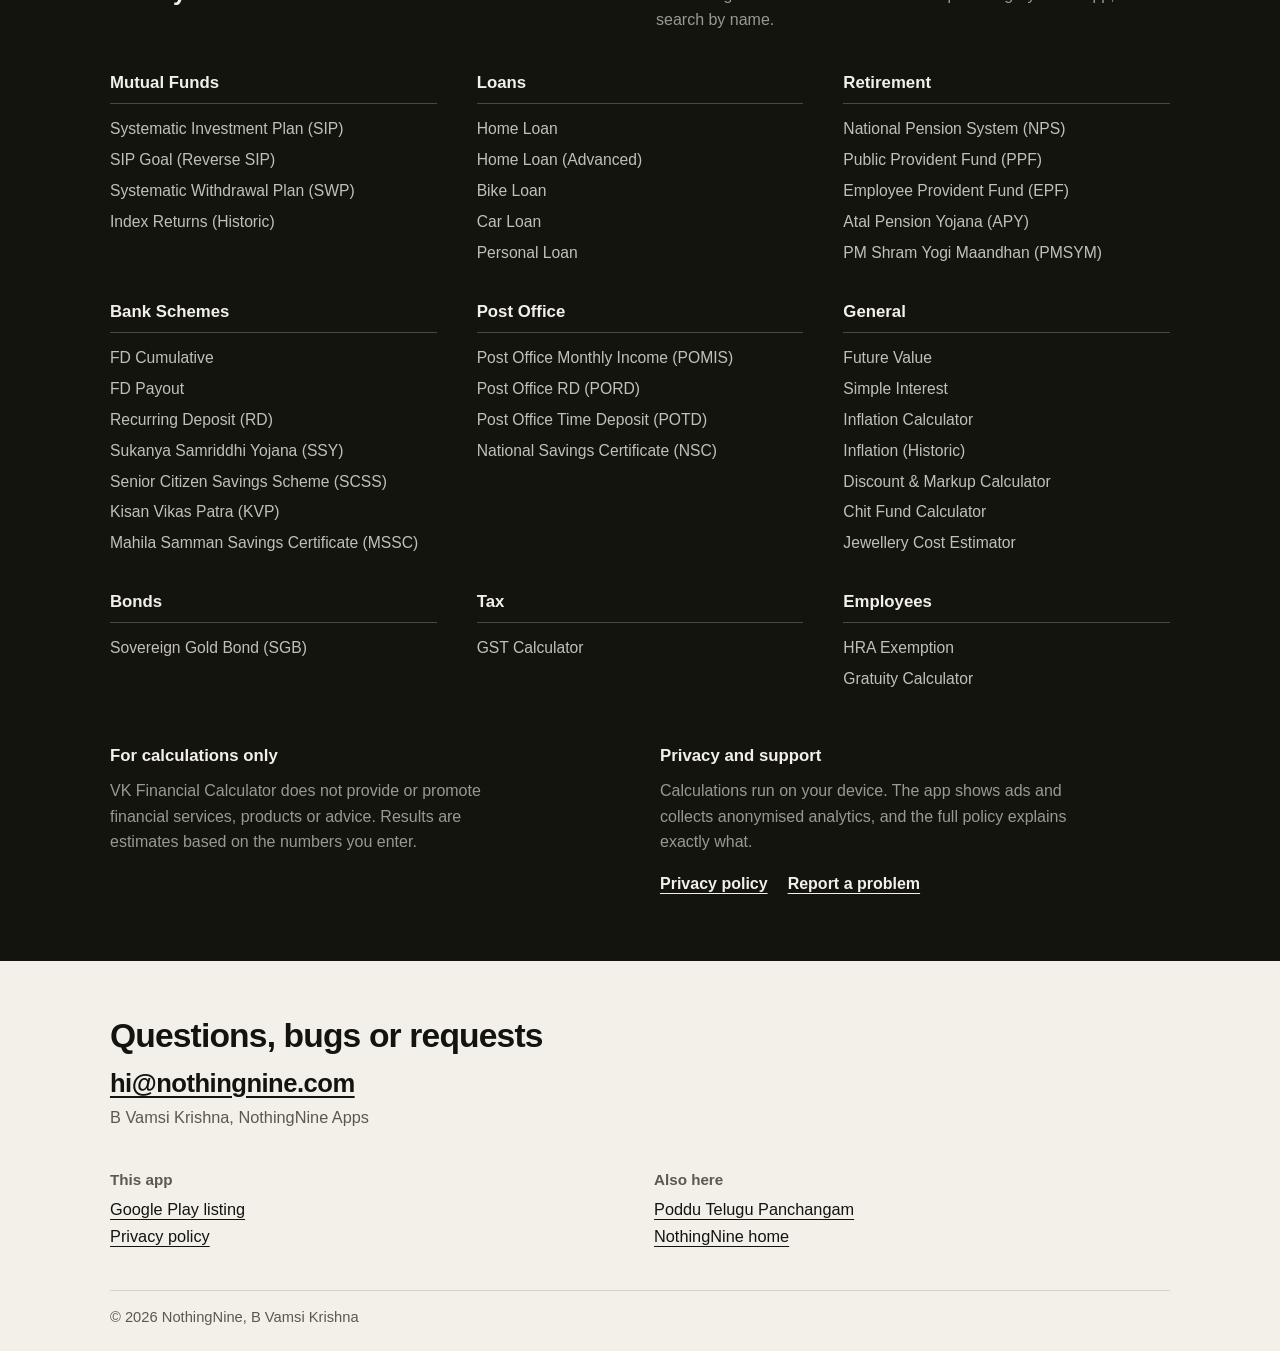
<file: vkfincalc.html>
<!DOCTYPE html>
<html lang="en">

<head>
    <meta charset="UTF-8">
    <meta name="viewport" content="width=device-width, initial-scale=1.0">
    <meta name="description"
        content="VK Financial Calculator: over forty offline Android calculators for SIP and mutual fund returns, loan EMIs, retirement schemes, deposits, GST and inflation.">
    <title>VK Financial Calculator</title>
    <link rel="stylesheet" href="styles.css">
</head>

<body class="theme-ink">
    <div class="shell">
        <header class="site-header">
            <a href="index.html" class="wordmark">NothingNine</a>
            <nav class="site-nav" aria-label="Primary navigation">
                <a href="#screens">Screens</a>
                <a href="#calculators">Calculators</a>
                <a href="vkfincalc-privacy.html">Privacy</a>
            </nav>
        </header>

        <section class="app-hero app-hero-split" id="top">
            <div>
                <img class="app-hero-icon" src="assets/vk_fin_cal/vk_finacial_calculator_icon.png"
                    alt="VK Financial Calculator icon" width="1024" height="1024">
                <h1>VK Financial Calculator</h1>
                <p class="availability">Free on Google Play</p>
            </div>
            <div>
                <p class="app-hero-lead">Every money calculation I kept looking up, in one offline Android app: SIP and
                    mutual fund returns, loan EMIs, retirement schemes, deposits, GST and inflation.</p>
                <p class="app-hero-note">No account, no sign-in, no setup screen. Open a calculator, type the numbers,
                    read the result.</p>
                <div class="action-row">
                    <a href="https://play.google.com/store/apps/details?id=com.nothingnine.financecalculator&amp;hl=en_IN"
                        aria-label="Get VK Financial Calculator on Google Play">
                        <img src="assets/play_store_badge.svg" alt="Get it on Google Play" width="168" height="50">
                    </a>
                    <a href="#calculators">See the full list</a>
                </div>
            </div>
        </section>

        <section class="app-section section-ruled" id="screens" aria-labelledby="screens-title">
            <div class="section-head">
                <h2 id="screens-title">Inputs, results and reports</h2>
                <p>Screens from the current release. Every result can be read as a breakdown or a month-by-month
                    report.</p>
            </div>
            <div class="screens-grid">
                <figure>
                    <div class="shot-frame">
                        <img src="assets/vk_fin_cal/app_screenshots/playstore_screenshot_1.png"
                            alt="The calculator list, searchable and grouped into Mutual Funds, Loans and other categories"
                            loading="lazy">
                    </div>
                    <figcaption>The calculator list</figcaption>
                </figure>
                <figure>
                    <div class="shot-frame">
                        <img src="assets/vk_fin_cal/app_screenshots/playstore_screenshot_5.png"
                            alt="SIP calculator inputs: investment amount, top-up, expected return rate and tenure"
                            loading="lazy">
                    </div>
                    <figcaption>SIP inputs</figcaption>
                </figure>
                <figure>
                    <div class="shot-frame">
                        <img src="assets/vk_fin_cal/app_screenshots/playstore_screenshot_6.png"
                            alt="SIP results: total investment, estimated returns, maturity value and a returns donut chart"
                            loading="lazy">
                    </div>
                    <figcaption>SIP results</figcaption>
                </figure>
                <figure>
                    <div class="shot-frame">
                        <img src="assets/vk_fin_cal/app_screenshots/playstore_screenshot_2.png"
                            alt="Loan calculator input screen" loading="lazy">
                    </div>
                    <figcaption>Loan inputs</figcaption>
                </figure>
                <figure>
                    <div class="shot-frame">
                        <img src="assets/vk_fin_cal/app_screenshots/playstore_screenshot_3.png"
                            alt="Home Loan (Advanced) results: monthly EMI, total interest, effective rate and a principal versus interest donut chart"
                            loading="lazy">
                    </div>
                    <figcaption>Loan breakdown</figcaption>
                </figure>
                <figure>
                    <div class="shot-frame">
                        <img src="assets/vk_fin_cal/app_screenshots/playstore_screenshot_4.png"
                            alt="Month-by-month loan repayment report" loading="lazy">
                    </div>
                    <figcaption>Repayment report</figcaption>
                </figure>
                <figure>
                    <div class="shot-frame">
                        <img src="assets/vk_fin_cal/app_screenshots/playstore_screenshot_8.png"
                            alt="Retirement and bank scheme calculators in the searchable list" loading="lazy">
                    </div>
                    <figcaption>Retirement schemes</figcaption>
                </figure>
                <figure>
                    <div class="shot-frame">
                        <img src="assets/vk_fin_cal/app_screenshots/playstore_screenshot_7.png"
                            alt="Gold and jewellery cost estimator" loading="lazy">
                    </div>
                    <figcaption>Jewellery cost estimate</figcaption>
                </figure>
            </div>
        </section>

        <section class="app-section section-ruled" id="calculators" aria-labelledby="calculators-title">
            <div class="section-head">
                <h2 id="calculators-title">What you can calculate</h2>
                <p>Nine categories in the current release. Tap a category in the app, or search by name.</p>
            </div>

            <div class="category-grid">
                <div>
                    <h3>Mutual Funds</h3>
                    <ul>
                        <li>Systematic Investment Plan (SIP)</li>
                        <li>SIP Goal (Reverse SIP)</li>
                        <li>Systematic Withdrawal Plan (SWP)</li>
                        <li>Index Returns (Historic)</li>
                    </ul>
                </div>
                <div>
                    <h3>Loans</h3>
                    <ul>
                        <li>Home Loan</li>
                        <li>Home Loan (Advanced)</li>
                        <li>Bike Loan</li>
                        <li>Car Loan</li>
                        <li>Personal Loan</li>
                    </ul>
                </div>
                <div>
                    <h3>Retirement</h3>
                    <ul>
                        <li>National Pension System (NPS)</li>
                        <li>Public Provident Fund (PPF)</li>
                        <li>Employee Provident Fund (EPF)</li>
                        <li>Atal Pension Yojana (APY)</li>
                        <li>PM Shram Yogi Maandhan (PMSYM)</li>
                    </ul>
                </div>
                <div>
                    <h3>Bank Schemes</h3>
                    <ul>
                        <li>FD Cumulative</li>
                        <li>FD Payout</li>
                        <li>Recurring Deposit (RD)</li>
                        <li>Sukanya Samriddhi Yojana (SSY)</li>
                        <li>Senior Citizen Savings Scheme (SCSS)</li>
                        <li>Kisan Vikas Patra (KVP)</li>
                        <li>Mahila Samman Savings Certificate (MSSC)</li>
                    </ul>
                </div>
                <div>
                    <h3>Post Office</h3>
                    <ul>
                        <li>Post Office Monthly Income (POMIS)</li>
                        <li>Post Office RD (PORD)</li>
                        <li>Post Office Time Deposit (POTD)</li>
                        <li>National Savings Certificate (NSC)</li>
                    </ul>
                </div>
                <div>
                    <h3>General</h3>
                    <ul>
                        <li>Future Value</li>
                        <li>Simple Interest</li>
                        <li>Inflation Calculator</li>
                        <li>Inflation (Historic)</li>
                        <li>Discount &amp; Markup Calculator</li>
                        <li>Chit Fund Calculator</li>
                        <li>Jewellery Cost Estimator</li>
                    </ul>
                </div>
                <div>
                    <h3>Bonds</h3>
                    <ul>
                        <li>Sovereign Gold Bond (SGB)</li>
                    </ul>
                </div>
                <div>
                    <h3>Tax</h3>
                    <ul>
                        <li>GST Calculator</li>
                    </ul>
                </div>
                <div>
                    <h3>Employees</h3>
                    <ul>
                        <li>HRA Exemption</li>
                        <li>Gratuity Calculator</li>
                    </ul>
                </div>
            </div>

            <div class="note-grid note-grid-inline">
                <div>
                    <h3>For calculations only</h3>
                    <p>VK Financial Calculator does not provide or promote financial services, products or advice.
                        Results are estimates based on the numbers you enter.</p>
                </div>
                <div>
                    <h3>Privacy and support</h3>
                    <p>Calculations run on your device. The app shows ads and collects anonymised analytics, and the
                        full policy explains exactly what.</p>
                    <p class="link-row">
                        <a href="vkfincalc-privacy.html">Privacy policy</a>
                        <a href="mailto:hi@nothingnine.com">Report a problem</a>
                    </p>
                </div>
            </div>
        </section>
    </div>

    <footer class="site-footer">
        <div class="shell">
            <h2>Questions, bugs or requests</h2>
            <p class="footer-email"><a href="mailto:hi@nothingnine.com">hi@nothingnine.com</a></p>
            <p class="footer-byline">B Vamsi Krishna, NothingNine Apps</p>

            <div class="footer-links">
                <div>
                    <h3>This app</h3>
                    <p>
                        <a
                            href="https://play.google.com/store/apps/details?id=com.nothingnine.financecalculator&amp;hl=en_IN">Google
                            Play listing</a>
                        <a href="vkfincalc-privacy.html">Privacy policy</a>
                    </p>
                </div>
                <div>
                    <h3>Also here</h3>
                    <p>
                        <a href="telugu-panchangam.html">Poddu Telugu Panchangam</a>
                        <a href="index.html">NothingNine home</a>
                    </p>
                </div>
            </div>

            <p class="footer-legal">&copy; 2026 NothingNine, B Vamsi Krishna</p>
        </div>
    </footer>
</body>

</html>
</file>
<file: styles.css>
/* NothingNine website
   Two backgrounds (ink, paper) and one accent hue. Do not add more.
   Layouts use auto-fit grids rather than breakpoints, so there are no
   width media queries anywhere in this file. */

:root {
    --ink: #14140f;
    --paper: #f2f0e9;

    --lime: #b9d15a;
    --lime-hover: #c9de78;
    --lime-on-paper: #4f5c18;

    /* On the ink background */
    --nav-on-ink: rgba(242, 240, 233, 0.62);
    --body-on-ink: rgba(242, 240, 233, 0.72);
    --list-on-ink: rgba(242, 240, 233, 0.78);
    --muted-on-ink: rgba(242, 240, 233, 0.6);
    --faint-on-ink: rgba(242, 240, 233, 0.5);
    --caption-on-ink: rgba(242, 240, 233, 0.55);
    --rule-on-ink: rgba(242, 240, 233, 0.18);
    --rule-on-ink-strong: rgba(242, 240, 233, 0.24);

    /* On the paper background */
    --muted-on-paper: #5b5850;
    --rule-on-paper: #d6d2c7;

    --shell: min(calc(100% - 40px), 1060px);
    --reading: min(calc(100% - 48px), 720px);
}

*,
*::before,
*::after {
    box-sizing: border-box;
}

html {
    scroll-behavior: smooth;
}

body {
    margin: 0;
    font-family: Helvetica, "Helvetica Neue", Arial, sans-serif;
    -webkit-font-smoothing: antialiased;
}

img {
    display: block;
    max-width: 100%;
    height: auto;
}

::selection {
    background: var(--lime);
    color: var(--ink);
}

/* The design specifies no focus styling. Leaving keyboard users without a
   visible focus indicator is not acceptable, so one is added per surface. */
:focus-visible {
    outline: 2px solid var(--lime);
    outline-offset: 3px;
}

.theme-ink {
    background: var(--ink);
    color: var(--paper);
}


.theme-ink a {
    color: var(--paper);
    text-underline-offset: 4px;
}

.theme-ink a:hover {
    color: var(--lime);
}




.shell {
    width: var(--shell);
    margin-inline: auto;
}

/* In the outline and read aloud, but not painted. */
.visually-hidden {
    position: absolute;
    width: 1px;
    height: 1px;
    margin: -1px;
    padding: 0;
    overflow: hidden;
    clip-path: inset(50%);
    white-space: nowrap;
    border: 0;
}

/* ---------- Header, shared by the ink pages ---------- */

.site-header {
    padding-block: 24px;
    display: flex;
    align-items: center;
    justify-content: space-between;
    gap: 24px;
}

.wordmark {
    font-size: 16px;
    font-weight: 700;
    letter-spacing: -0.01em;
    text-decoration: none;
}

.site-nav {
    display: flex;
    gap: 22px;
    font-size: 15px;
}

.theme-ink .site-nav a {
    color: var(--nav-on-ink);
    text-decoration: none;
}

.theme-ink .site-nav a:hover {
    color: var(--paper);
}

/* ---------- Sections on ink ---------- */

.section-ruled {
    border-top: 1px solid var(--rule-on-ink);
}

/* Heading left, one explanatory sentence right. */
.section-head {
    display: grid;
    grid-template-columns: repeat(auto-fit, minmax(280px, 1fr));
    gap: 32px;
    align-items: baseline;
}

.section-head h2 {
    margin: 0;
    font-size: 1.5rem;
    font-weight: 700;
    letter-spacing: -0.02em;
}

.section-head p {
    margin: 0;
    font-size: 1rem;
    line-height: 1.6;
    color: var(--muted-on-ink);
}

/* ---------- Home: intro ---------- */

.intro {
    padding-block: 56px 60px;
}

.intro p {
    max-width: 56ch;
    margin: 0 auto;
    text-align: center;
    font-size: 1.05rem;
    line-height: 1.6;
    color: var(--body-on-ink);
}

/* ---------- Home: app listings ---------- */

.app-listing {
    padding-block: 56px 64px;
    display: grid;
    grid-template-columns: repeat(auto-fit, minmax(300px, 1fr));
    gap: 48px;
    align-items: center;
}

.app-listing-top {
    align-items: start;
}

.app-listing > div {
    min-width: 0;
}

.app-listing-icon {
    width: 60px;
    height: 60px;
    border-radius: 14px;
    margin-bottom: 24px;
}

.app-listing h2 {
    margin: 0;
    font-size: clamp(1.9rem, 3.8vw, 2.6rem);
    font-weight: 700;
    line-height: 1.05;
    letter-spacing: -0.025em;
}

.app-listing-secondary h2 {
    font-size: clamp(1.7rem, 3.2vw, 2.2rem);
    line-height: 1.06;
    letter-spacing: -0.02em;
}

.app-listing-lead {
    max-width: 46ch;
    margin: 24px 0 0;
    font-size: 1.12rem;
    line-height: 1.6;
}

.app-listing-note {
    max-width: 46ch;
    margin: 16px 0 0;
    font-size: 1rem;
    line-height: 1.6;
    color: var(--muted-on-ink);
}

.app-listing-body {
    max-width: 48ch;
    margin: 0;
    font-size: 1.1rem;
    line-height: 1.6;
}

.app-listing-more {
    margin: 24px 0 0;
    font-size: 1.02rem;
}

.app-listing-shots {
    display: grid;
    grid-template-columns: 1fr 1fr;
    gap: 20px;
    min-width: 0;
}

.app-listing-shots img {
    width: 100%;
    border-radius: 16px;
}

/* Availability line under an app name. */
.availability {
    margin: 10px 0 0;
    font-size: 1.05rem;
    color: var(--lime);
}

.availability-pending {
    margin: 14px 0 0;
    color: var(--faint-on-ink);
}

.telugu-title {
    margin: 10px 0 0;
    font-family: "Noto Sans Telugu", sans-serif;
    font-size: 1.3rem;
    font-weight: 600;
    color: var(--body-on-ink);
}

/* ---------- Home: about ---------- */

.about {
    padding-block: 56px 68px;
    display: grid;
    grid-template-columns: repeat(auto-fit, minmax(280px, 1fr));
    gap: 48px;
    align-items: start;
}

.about h2 {
    margin: 0;
    font-size: 1.4rem;
    font-weight: 700;
    letter-spacing: -0.02em;
}

.about-body {
    grid-column: span 2;
    min-width: 0;
}

.about-body p {
    max-width: 54ch;
    margin: 0;
    font-size: 1.2rem;
    line-height: 1.55;
}

.about-body p + p {
    margin-top: 18px;
    font-size: 1rem;
    line-height: 1.6;
    color: var(--muted-on-ink);
}

/* ---------- App pages: hero ---------- */

.app-hero {
    padding-block: 56px 72px;
}

.app-hero-split {
    display: grid;
    grid-template-columns: repeat(auto-fit, minmax(300px, 1fr));
    gap: 40px 56px;
    align-items: start;
}

.app-hero-split > div {
    min-width: 0;
}

.app-hero-icon {
    width: 64px;
    height: 64px;
    border-radius: 15px;
    margin-bottom: 26px;
}

.app-hero h1 {
    margin: 0;
    font-size: clamp(2.2rem, 5vw, 3.4rem);
    font-weight: 700;
    line-height: 1.03;
    letter-spacing: -0.03em;
}

.app-hero .availability {
    margin-top: 14px;
}

.app-hero .telugu-title {
    margin-top: 14px;
    font-size: clamp(1.4rem, 2.6vw, 2rem);
}

.app-hero-lead {
    max-width: 44ch;
    margin: 0;
    font-size: 1.15rem;
    line-height: 1.6;
}

.app-hero-note {
    max-width: 44ch;
    margin: 16px 0 0;
    font-size: 1rem;
    line-height: 1.6;
    color: var(--muted-on-ink);
}

/* The stacked hero runs down one column rather than across two, so the title
   is held to a wrapping width and the prose sits below the app name instead
   of starting its own column. */
.app-hero-stacked h1 {
    max-width: 18ch;
}

.app-hero-stacked .availability-pending {
    margin-top: 16px;
}

.app-hero-stacked .app-hero-lead {
    max-width: 52ch;
    margin-top: 26px;
}

.app-hero-stacked .app-hero-note {
    max-width: 52ch;
}

.app-hero-stacked .action-row {
    margin-top: 32px;
}

/* A row of calls to action: store badge or pill, plus a text link. */
.action-row {
    margin-top: 30px;
    display: flex;
    flex-wrap: wrap;
    align-items: center;
    gap: 24px;
}

.action-row a {
    font-size: 1.02rem;
    font-weight: 600;
}

.pill {
    padding: 14px 22px;
    border-radius: 999px;
    background: var(--lime);
    color: var(--ink);
    font-size: 1rem;
    font-weight: 600;
    text-decoration: none;
}

.theme-ink .pill:hover {
    background: var(--lime-hover);
    color: var(--ink);
}

/* ---------- App pages: screenshot grid ---------- */

.app-section {
    padding-block: 52px 64px;
}

.screens-grid {
    margin-top: 40px;
    display: grid;
    grid-template-columns: repeat(auto-fit, minmax(170px, 1fr));
    gap: 22px;
}

.screens-grid figure {
    margin: 0;
}

/* The source PNGs are 1080x1920 Play Store promo graphics: a headline on a
   blue field with the phone screen inset below it. The frame crops to the
   phone screen alone (x 143-938, y 275-1920 of the source). left resolves
   against the frame width and top against its height, hence the two
   different percentages. */
.shot-frame {
    position: relative;
    overflow: hidden;
    aspect-ratio: 795 / 1645;
    border-radius: 14px;
    box-shadow: 0 24px 50px -32px rgba(0, 0, 0, 0.85);
}

.shot-frame img {
    position: absolute;
    max-width: none;
    width: 135.85%;
    left: -17.99%;
    top: -16.72%;
}

.screens-grid figcaption {
    margin-top: 12px;
    font-size: 0.92rem;
    color: var(--caption-on-ink);
}

/* ---------- App pages: category and feature lists ---------- */

.category-grid {
    margin-top: 40px;
    display: grid;
    grid-template-columns: repeat(auto-fit, minmax(250px, 1fr));
    gap: 38px 40px;
}

.category-grid h3 {
    margin: 0 0 14px;
    padding-bottom: 10px;
    border-bottom: 1px solid var(--rule-on-ink-strong);
    font-size: 1.05rem;
    font-weight: 700;
}

.category-grid ul {
    margin: 0;
    padding: 0;
    list-style: none;
    display: flex;
    flex-direction: column;
    gap: 9px;
    font-size: 0.98rem;
    line-height: 1.4;
    color: var(--list-on-ink);
}

.feature-grid {
    margin-top: 44px;
    display: grid;
    grid-template-columns: repeat(auto-fit, minmax(260px, 1fr));
    gap: 36px 40px;
}

.feature-grid h3 {
    margin: 0 0 12px;
    padding-bottom: 10px;
    border-bottom: 1px solid var(--rule-on-ink-strong);
    font-size: 1.05rem;
    font-weight: 700;
}

.feature-grid p {
    margin: 0;
    font-size: 1rem;
    line-height: 1.6;
    color: var(--body-on-ink);
}

/* ---------- App pages: the pair of closing notes ---------- */

.note-grid {
    display: grid;
    grid-template-columns: repeat(auto-fit, minmax(280px, 1fr));
    gap: 40px;
}

.note-grid-inline {
    margin-top: 56px;
}

.note-grid h3 {
    margin: 0 0 12px;
    font-size: 1.05rem;
    font-weight: 700;
}

.note-grid p {
    margin: 0;
    max-width: 46ch;
    font-size: 1rem;
    line-height: 1.6;
    color: var(--muted-on-ink);
}

.note-grid .link-row {
    margin-top: 16px;
    display: flex;
    flex-wrap: wrap;
    gap: 20px;
    font-size: 1rem;
    font-weight: 600;
}

/* ---------- The inverted footer on the ink pages ---------- */

.site-footer {
    background: var(--paper);
    color: var(--ink);
}

.site-footer a {
    color: var(--ink);
}

.site-footer a:hover {
    color: var(--lime-on-paper);
}

.site-footer :focus-visible {
    outline-color: var(--lime-on-paper);
}

.site-footer .shell {
    padding-block: 56px 26px;
}

.site-footer h2 {
    margin: 0;
    font-size: clamp(1.5rem, 3.2vw, 2.1rem);
    font-weight: 700;
    letter-spacing: -0.025em;
}

.footer-email {
    margin: 14px 0 0;
    font-size: clamp(1.2rem, 2.4vw, 1.6rem);
    font-weight: 600;
    letter-spacing: -0.02em;
}

.footer-byline {
    margin: 10px 0 0;
    font-size: 1.02rem;
    color: var(--muted-on-paper);
}

.footer-links {
    margin-top: 44px;
    display: grid;
    grid-template-columns: repeat(auto-fit, minmax(200px, 1fr));
    gap: 28px;
}

.footer-links h3 {
    margin: 0 0 12px;
    font-size: 0.95rem;
    font-weight: 700;
    color: var(--muted-on-paper);
}

.footer-links p {
    margin: 0;
    display: flex;
    flex-direction: column;
    gap: 8px;
    font-size: 1.02rem;
}

.footer-links span {
    color: var(--muted-on-paper);
}

.footer-legal {
    margin: 44px 0 0;
    padding-top: 18px;
    border-top: 1px solid var(--rule-on-paper);
    font-size: 0.92rem;
    color: var(--muted-on-paper);
}

/* ---------- Privacy policy pages ----------
   Same ink surface, header and footer as every other page. The only thing
   that changes is the column, which narrows to a comfortable reading
   measure for long-form text. */

.policy-main {
    padding-block: clamp(48px, 6vw, 80px) clamp(64px, 8vw, 110px);
}

.policy {
    width: var(--reading);
    margin-inline: auto;
}

.breadcrumb {
    display: flex;
    flex-wrap: wrap;
    gap: 10px;
    align-items: center;
    padding-bottom: clamp(32px, 4vw, 48px);
    color: var(--nav-on-ink);
    font-size: 0.95rem;
}

.breadcrumb a {
    color: var(--nav-on-ink);
    text-decoration: none;
}

.breadcrumb a:hover {
    color: var(--paper);
}

.breadcrumb .current {
    color: var(--paper);
}

.policy-eyebrow {
    margin: 0 0 14px;
    color: var(--lime);
    font-size: 1rem;
}

.policy h1 {
    margin: 0;
    font-size: clamp(2.1rem, 5vw, 3.4rem);
    font-weight: 700;
    letter-spacing: -0.025em;
    line-height: 1.02;
}

/* The Poddu title carries the Telugu name inline, so it runs longer. */
.policy-title-long {
    font-size: clamp(1.9rem, 4.4vw, 3rem);
    line-height: 1.06;
}

.policy h1 .telugu-inline {
    font-family: "Noto Sans Telugu", sans-serif;
    font-weight: 600;
    letter-spacing: -0.01em;
}

.policy h2 {
    margin: 46px 0 14px;
    padding-top: 24px;
    border-top: 1px solid var(--rule-on-ink);
    font-size: 1.2rem;
    font-weight: 700;
    letter-spacing: -0.015em;
}

/* Paragraphs and lists carry their own top margin, so the flow spaces itself
   however the two policies happen to order them. The first block after a
   heading is the exception: the heading already provides that gap. */
.policy p {
    margin: 16px 0 0;
    font-size: 1.02rem;
    line-height: 1.72;
    color: var(--body-on-ink);
}

.policy ul {
    margin: 16px 0 0;
    padding-left: 20px;
    display: flex;
    flex-direction: column;
    gap: 10px;
    font-size: 1.02rem;
    line-height: 1.7;
    color: var(--body-on-ink);
}

.policy h2 + p,
.policy h2 + ul {
    margin-top: 0;
}

.policy strong {
    color: var(--paper);
    font-weight: 600;
}

.policy .effective-date {
    margin-top: 26px;
    padding: 14px 0;
    border-top: 1px solid var(--rule-on-ink);
    border-bottom: 1px solid var(--rule-on-ink);
    color: var(--muted-on-ink);
    font-size: 0.98rem;
}

/* The label reads as part of the date line, not as emphasis within it. */
.policy .effective-date strong {
    color: var(--muted-on-ink);
    font-weight: 500;
}

.policy .policy-intro {
    margin-top: 34px;
}

.policy .back-link {
    margin-top: 56px;
    padding-top: 26px;
    border-top: 1px solid var(--rule-on-ink-strong);
}

.policy .back-link a {
    color: var(--paper);
    font-size: 0.95rem;
    font-weight: 600;
    text-decoration: none;
    border-bottom: 1px solid var(--paper);
    padding-bottom: 2px;
}

.policy .back-link a:hover {
    color: var(--lime);
    border-color: var(--lime);
}

@media (prefers-reduced-motion: reduce) {
    html {
        scroll-behavior: auto;
    }
}
</file>
